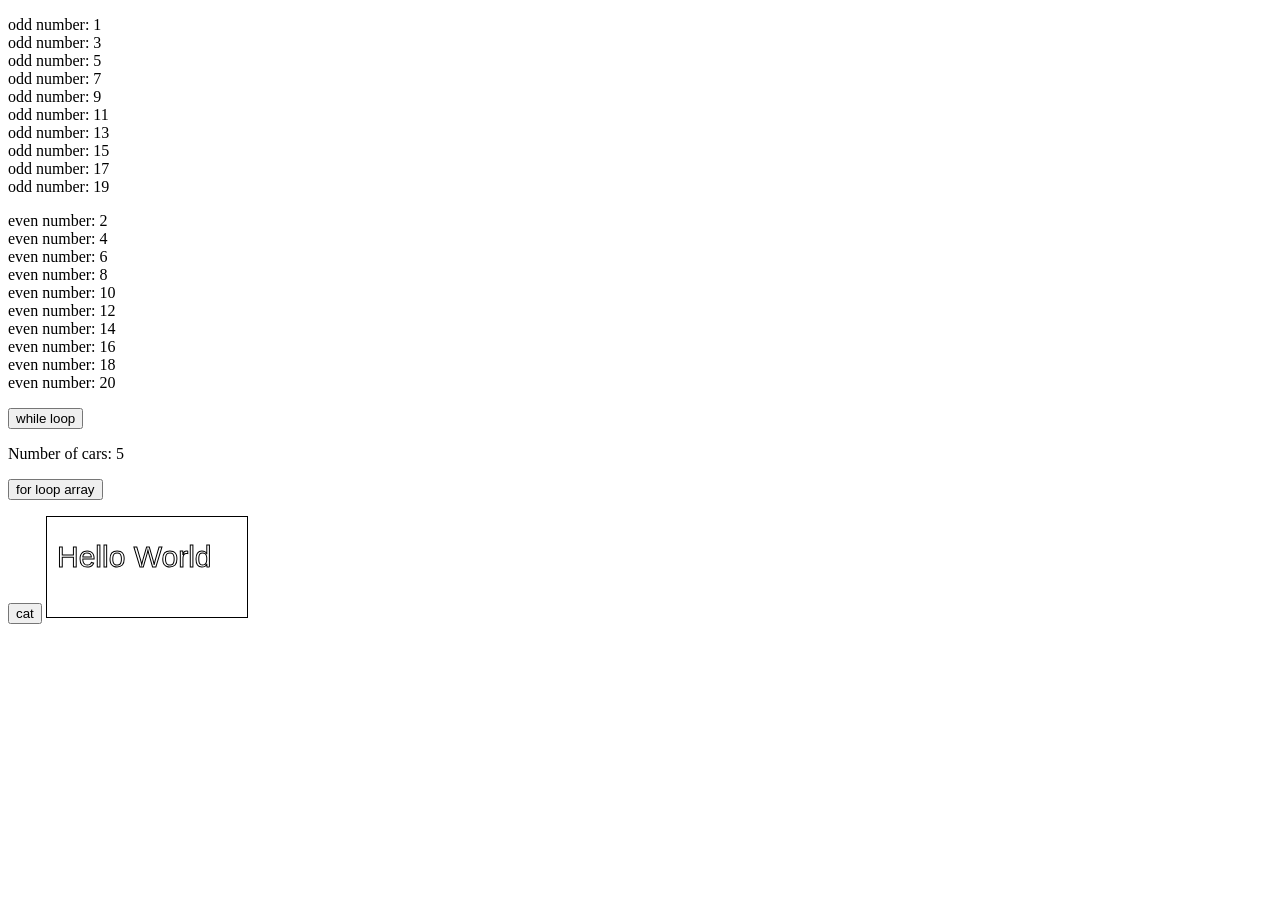
<file: Basic Java Script Projects/Project10_loops_array/index.html>
<!DOCTYPE html>
<html>

<head>
<title>This is the Title</title>
<meta charset="UTF-8">
<script src="js/main.js" defer></script>
</head>
<header>

<body >

    <p id="demo"></p>
    <p id="demo2"></p>

    <p id="loop"></p>
    <button onclick="call_loop()">while loop</button>

    <p id="demo3"></p>

    <button onclick="call_loop_array()">for loop array</button>
    <p id="demo4"></p>

    <p id="cat"></p>
    <button onclick="cat_pics()">cat</button>

    <canvas id="myCanvas" width="200" height="100" style="border:1px solid #000000;"></canvas>


</body>
</html>
</file>
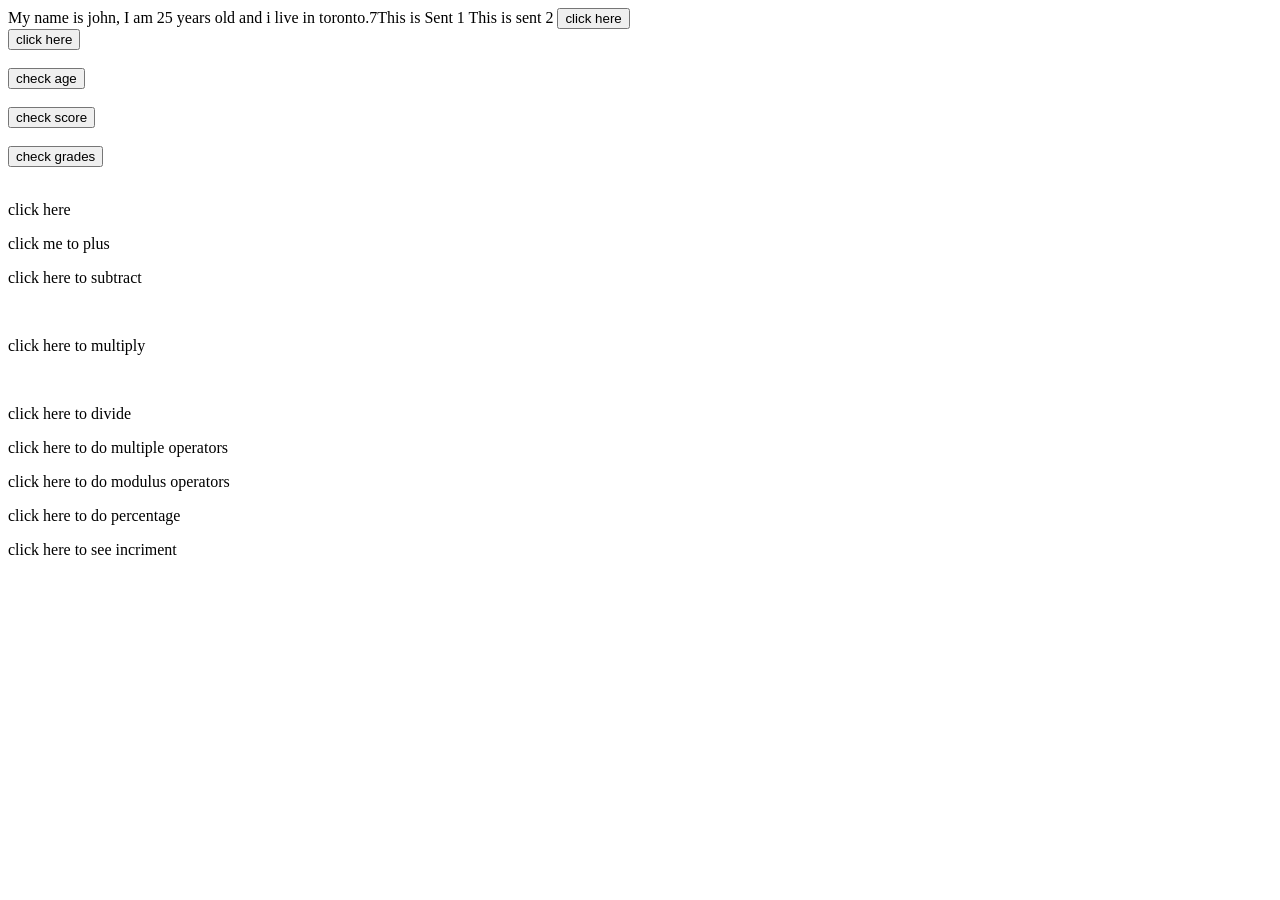
<file: Basic Java Script Projects/project1_expressions_alert/index.html>
<!DOCTYPE html>
<html>

<head>
    <title>This is the Title</title>
    <meta charset="UTF-8">
    <script src="js/main.js"></script>
</head>

<body>

    <button onclick="document.write('hello')">click here</button>
    <br>



    <button type="button" onclick="showAge()"> click here</button>
    <br><br>

    <button type="button" onclick="checkAge()"> check age</button>
    <br><br>

    <button type="button" onclick="checkScore()"> check score</button>
    <br><br>
    <button type="button" onclick="checkGrades()"> check grades</button>
     
    <br><br>


    <p id="find" onclick="operator()">click here </p>

    <p id="math" onclick="addition()">click me to plus </p>
   

    <p id="math2" onclick="subtraction()"> click here to subtract</p><br>


    <p id="math3" onclick="multiplication()"> click here to multiply</p><br>

    <p id="math4" onclick="division()"> click here to divide</p>

    <p id="math5" onclick="multiple()"> click here to do multiple operators</p>

    <p id="math6" onclick="modulus()"> click here to do modulus operators</p>

    <p id="math7" onclick="percentage()"> click here to do percentage</p>
    
    <p id="inc" onclick="incriment()"> click here to see incriment</p>

    




</body>

</html>
</file>
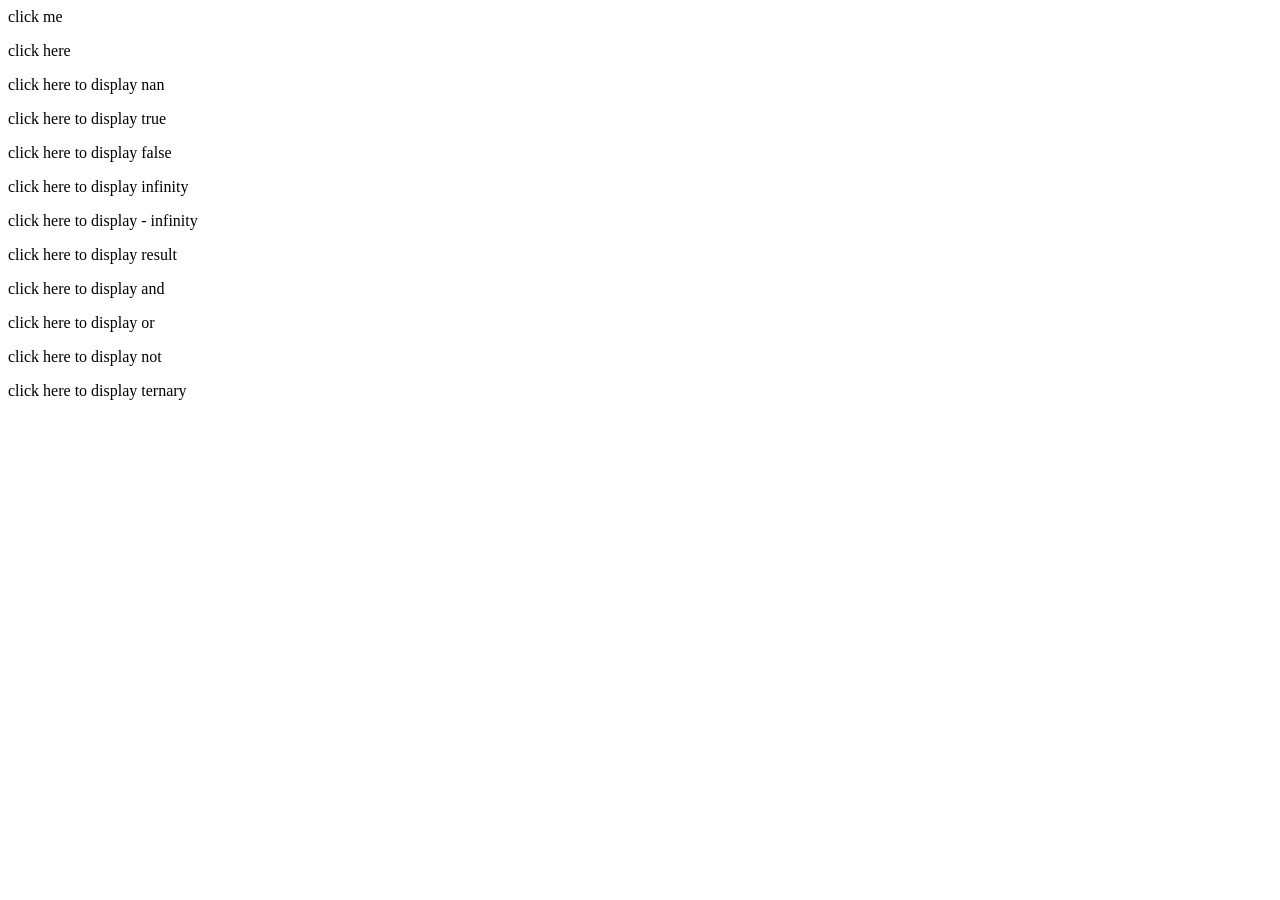
<file: Basic Java Script Projects/Project5_comparisons_type_coercio/index.html>
<html>

<head>
    <title>This is the Title</title>
    <meta charset="UTF-8">
    <script src="js/main.js"></script>
</head>
<header>

    <body>

        <p id="see" onclick="show()">click me</p>

        <p id="result" onclick="add()">click here</p>

        <p id="result2" onclick="nan()">click here to display nan</p>

        <p id="result3" onclick="displaytrue()">click here to display true</p>

        <p id="result4" onclick="displayfalse()">click here to display false</p>
        <p id="result5" onclick="displayInfinity()">click here to display infinity</p>
        <p id="result6" onclick="displayInfinity2()">click here to display - infinity</p>
        <p id="result7" onclick="displayequal()">click here to display result</p>
         
        <p id="result9" onclick="displayand()">click here to display and</p>


        <p id="result8" onclick="displayor()">click here to display or</p>

         <p id="result10" onclick="displaynot()">click here to display not</p>

          <p id="result11" onclick="displayternary()">click here to display ternary</p>


    </body>

</html>
</file>
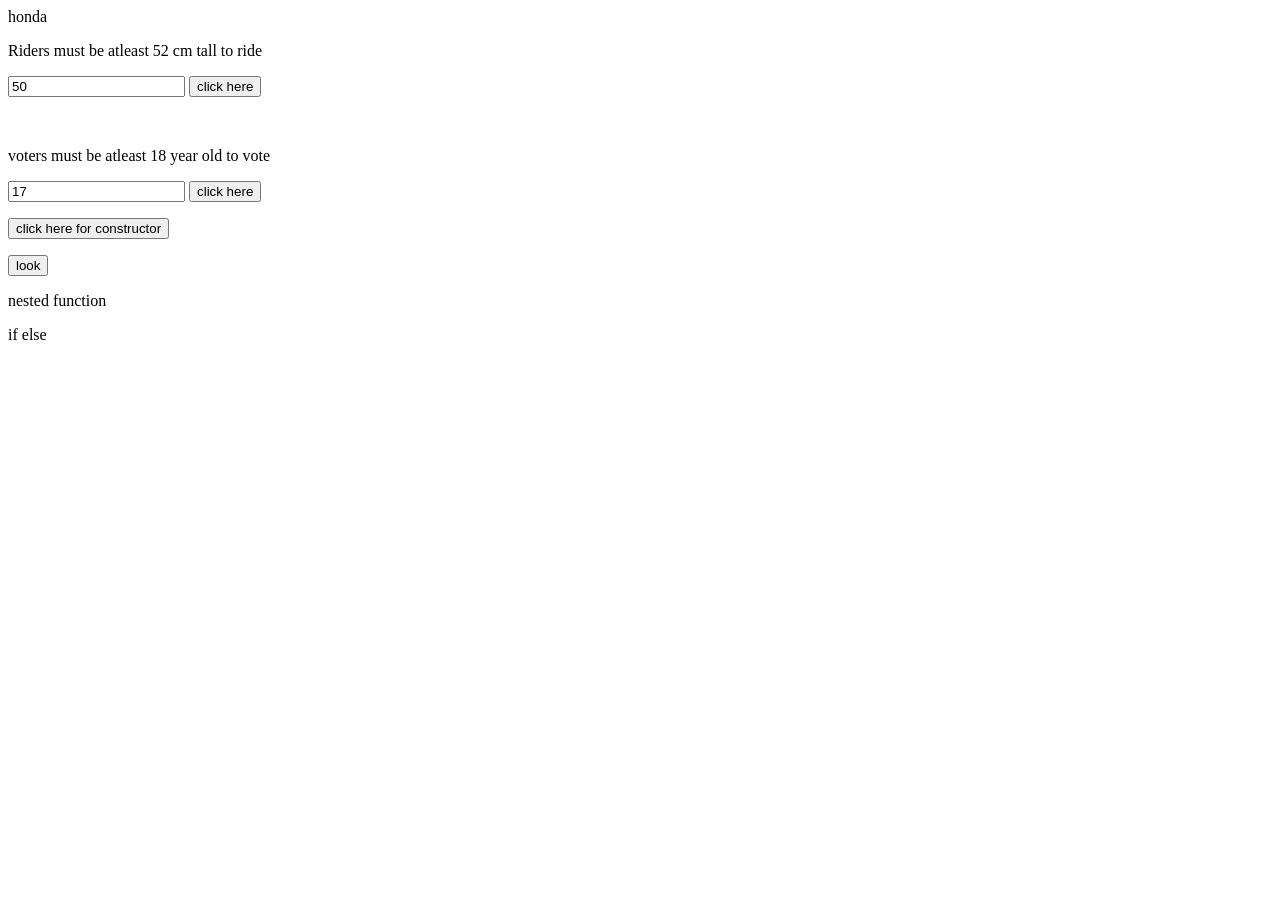
<file: Basic Java Script Projects/Project6_ternary__operators_constructors/index.html>
<html>

<head>
    <title>This is the Title</title>
    <meta charset="UTF-8">
    
    
</head>
<header>

    <body>
          <p id="demo2"></p>
          

        <p>Riders must be atleast 52 cm tall to ride</p>
        <input id="Height" value="50">
        <button onclick="Ride_Function()">click here</button>

        <p id="Ride"></p> <br>



          <p>voters must be atleast 18 year old to vote</p>
        <input id="age" value="17">
        <button onclick="voteorNot()">click here</button>

        <p id="voter"></p>

        <button onclick="myFunction()">click here for constructor</button>

        <p id="keywords_constructor"></p>
         

        <button onclick="checkkeyword()"> look</button>
         <p id="demo"></p>

        

            

         <p id="for" onclick="mynested()"> nested function</p>
       

         <p id="greeting" onclick="time_Function()"> if else </p>

         <script src="js/main.js"></script>




    </body>

</html>
</file>
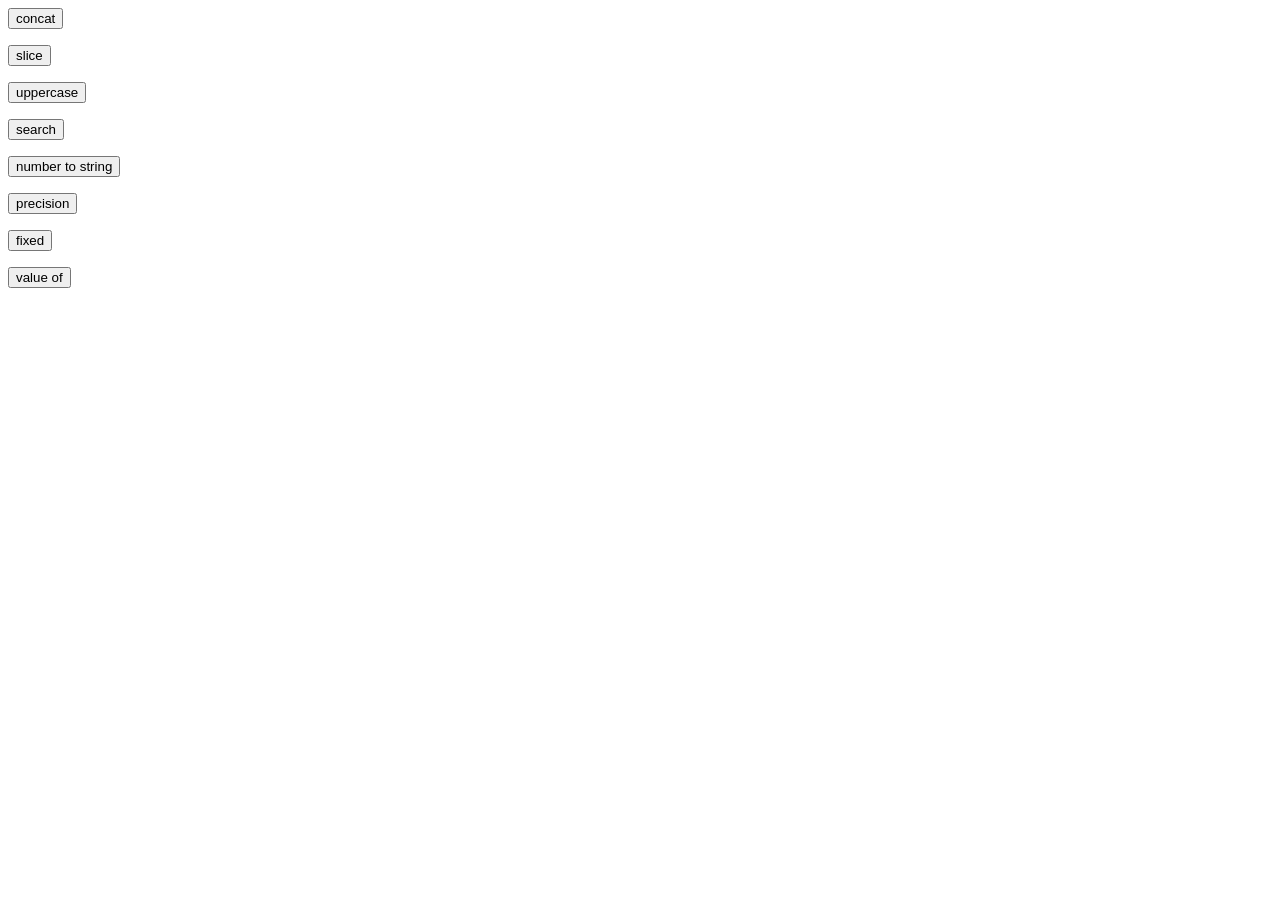
<file: Basic Java Script Projects/Project8_string_methods/index.html>
<html>

<head>
    <title>This is the Title</title>
    <meta charset="UTF-8">


</head>
<header>

    <body>




        <button onclick="fullsentence()">concat</button>
        <p id="sentence"></p>

        <button onclick="sliceString()">slice</button>
        <p id="slice_result"></p>

          <button onclick="toUpperCase()">uppercase</button>
        <p id="upper_result"></p>
        
          <button onclick="searchString()">search</button>
        <p id="search_result"></p>

         

         <button onclick="numberToString()">number to string</button>
        <p id="number_result"></p>

         <button onclick="precisionmethod()">precision</button>
        <p id="precision_result"></p>
        
         <button onclick="tofixedmethod()">fixed</button>

         <p id="tofixed_result"></p>

         <button onclick="valueofmethod()">value of</button>
         <p id="valueof_result"></p>



        <script src="js/main.js"></script>




    </body>

</html>
</file>
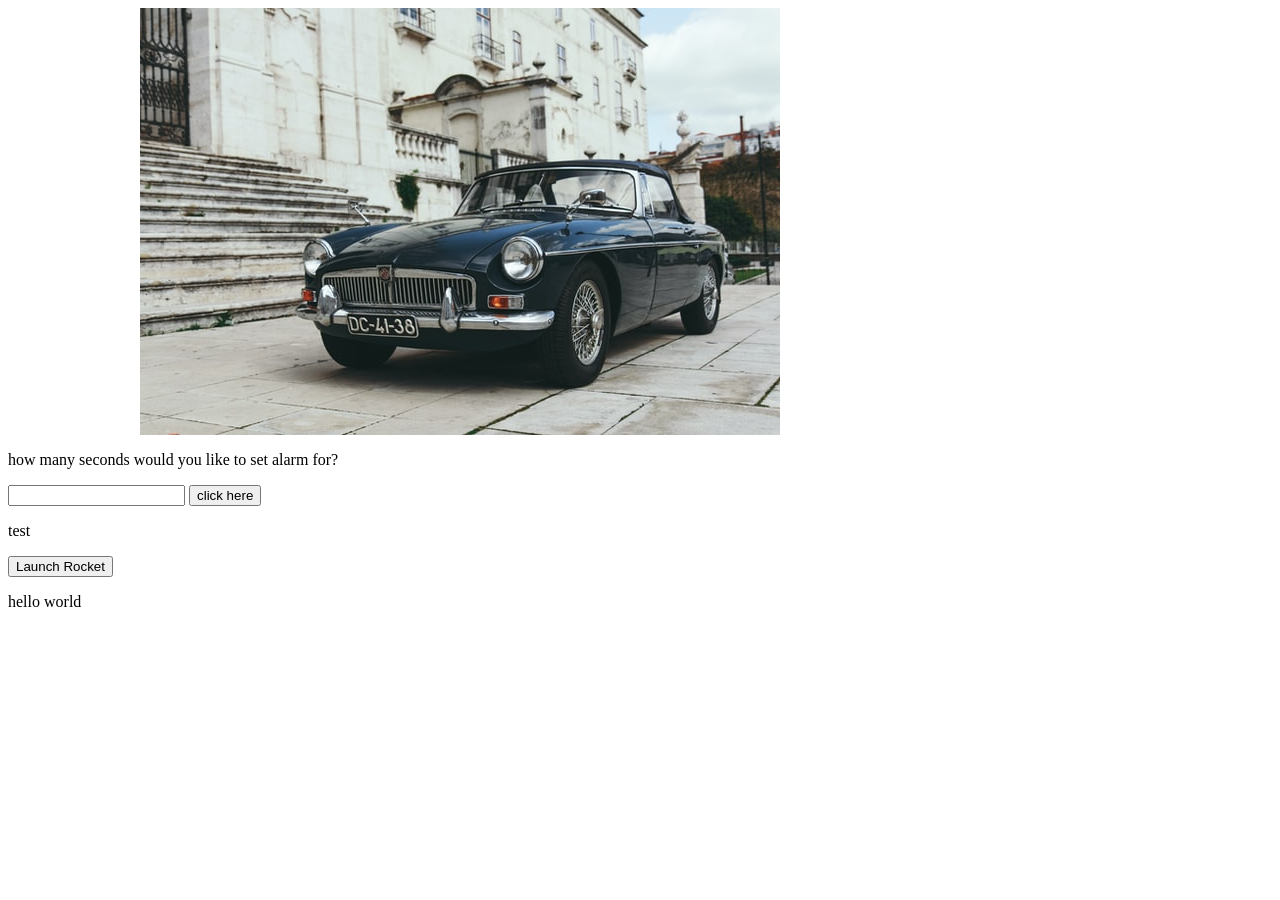
<file: Basic Java Script Projects/Project9_countdown_slideshow/index.html>
<html>

<head>
    <title>This is the Title</title>
    <meta charset="UTF-8">

    <link rel="stylesheet" href="css/main.css">


</head>
<header>

    <body>

        <div class="slideshow-container">
            <div class="mySlides">
                <img src="images/car1.jpg" >

            </div>
            <div class="mySlides">
                <img src="images/car2.jpg" >

            </div>

            <div class="mySlides">
                <img src="images/car3.jpg" >

            </div>
            
        </div>



        <p> how many seconds would you like to set alarm for?</p>
        <input id="seconds" value="">
        <button onclick="countdown()">click here</button>
        <p id="timer"></p>


        <p id="fortest" onclick="start()">test</p>


        <button onclick="launch()">Launch Rocket</button>
        <p id="screen"></p>
          
        <p id="p1">hello  world</p>





        <script src="js/main.js"></script>




    </body>

</html>
</file>
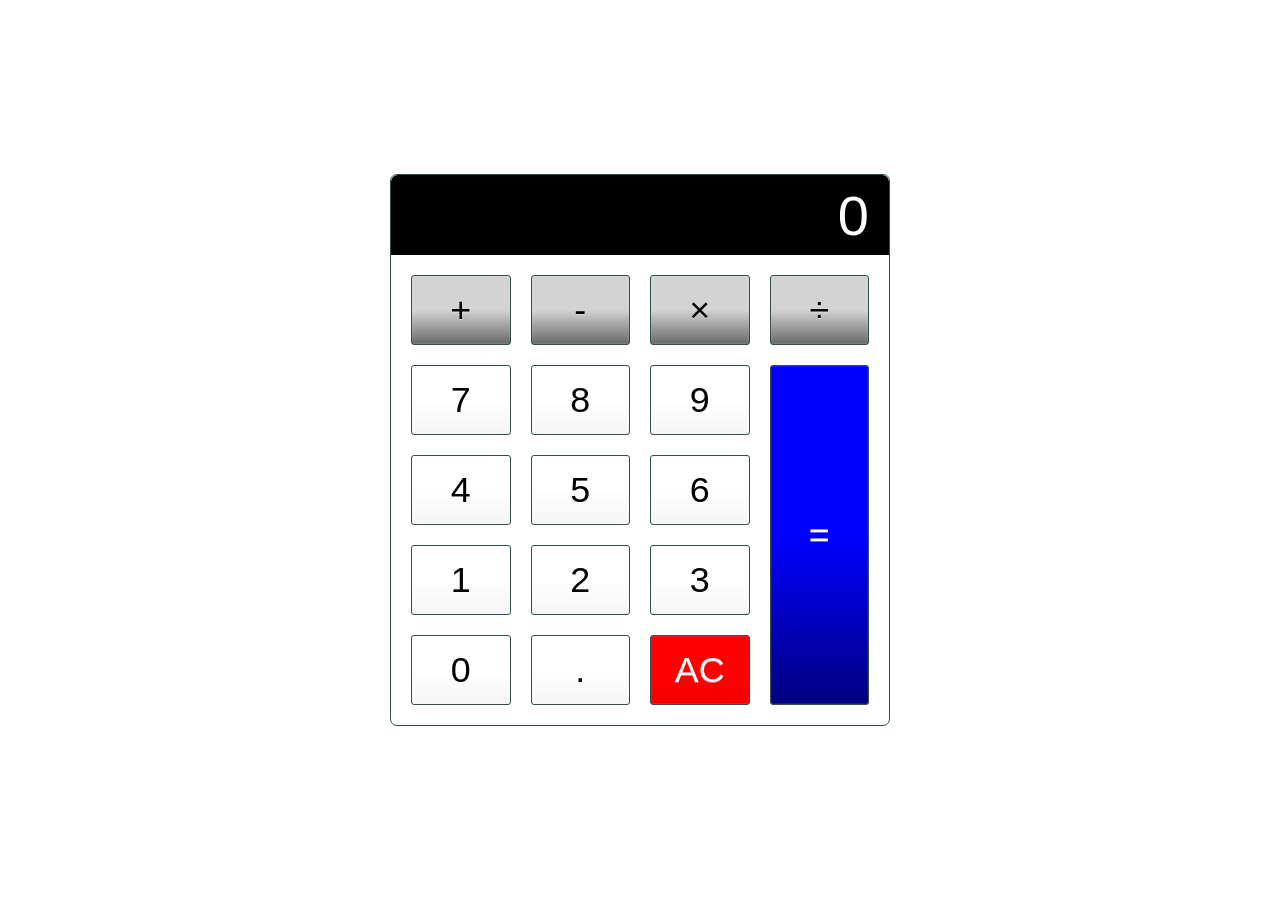
<file: Basic Java Script Projects/calculator/calculator.html>
<!DOCTYPE html>
<html lang="en">

<head>
    <meta charset="UTF-8">
    <title>Calculator</title>
    <meta name="description" content="A basic HTML, CSS and JavaScript Calculator">
    <meta name="author" content="Your Name Here.">

    <link rel="stylesheet" href="css/Calculator_css.css">
    <script src="Javascript/Calculator_Javascript.js" defer></script>
</head>

<body>

    <div class="calculator">

        <input
            type="text"
            class="calculator-screen"
            value="0"
            disabled
        >

        <div class="calculator-keys">

            <button type="button" class="operator" value="+">+</button>
            <button type="button" class="operator" value="-">-</button>
            <button type="button" class="operator" value="*">&times;</button>
            <button type="button" class="operator" value="/">&divide;</button>

            <button type="button" value="7">7</button>
            <button type="button" value="8">8</button>
            <button type="button" value="9">9</button>

            <button type="button" value="4">4</button>
            <button type="button" value="5">5</button>
            <button type="button" value="6">6</button>

            <button type="button" value="1">1</button>
            <button type="button" value="2">2</button>
            <button type="button" value="3">3</button>

            <button type="button" value="0">0</button>
            <button type="button" class="decimal function" value=".">.</button>
            <button type="button" class="all-clear function" value="all-clear">AC</button>

            <button type="button" class="equal-sign operator" value="=">=</button>

        </div>

    </div>

</body>

</html>
</file>
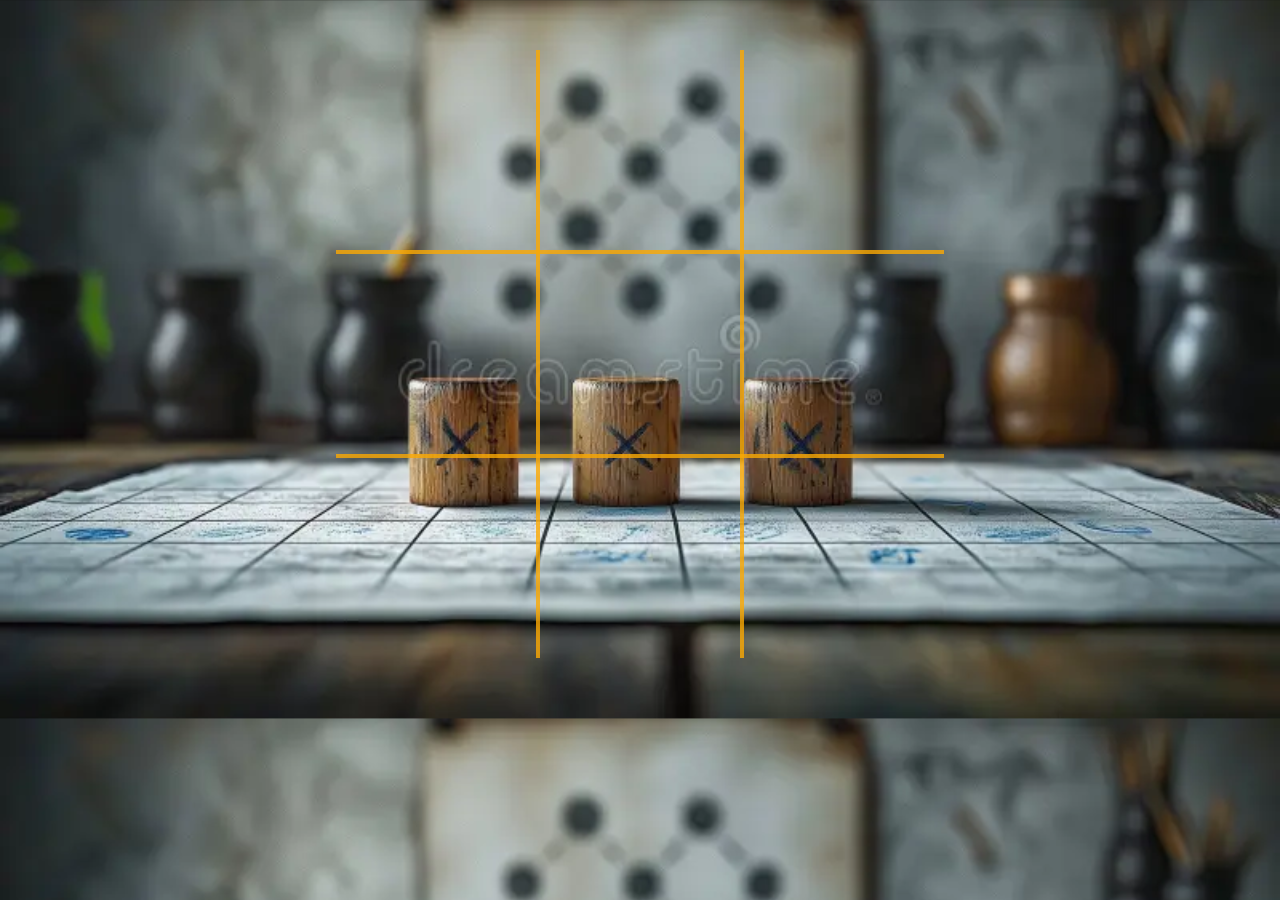
<file: Basic Java Script Projects/TicTacToe/TicTacToe.html>
<!DOCTYPE html>
<html >

<head>
    <meta charset="UTF-8">
    <meta name="viewport" content="width=device-width, initial-scale=1.0">
    <title>Play tic tac toe online</title>
    <link rel="stylesheet" type="text/css" href="css/game.css">
</head>

<body >
    <div class="center-container">

        <canvas id="win-lines" width="608" height="608" ></canvas>

        <table>

            <tr>
                <td id="0" onclick="placeXoro('0')"></td>
                <td id="1" onclick="placeXoro('1')"></td>
                <td id="2" onclick="placeXoro('2')"></td>
            </tr>
            <tr>
                <td id="3" onclick="placeXoro('3')"></td>
                <td id="4" onclick="placeXoro('4')"></td>
                <td id="5" onclick="placeXoro('5')"></td>
            </tr>
            <tr>
                <td id="6" onclick="placeXoro('6')"></td>
                <td id="7" onclick="placeXoro('7')"></td>
                <td id="8" onclick="placeXoro('8')"></td>
            </tr>


        </table>


    </div>

<script src="js/tictactoe.js"></script>
</body>

</html>
</file>
<file: Basic Java Script Projects/Project9_countdown_slideshow/css/main.css>
.slideshow-container {
    position: relative;
    width: 100%;
    max-width: 1000px;
    margin: auto;
    overflow: hidden;
}

.mySlides {
    display: none;
    width: 100%;
}
</file>
<file: Basic Java Script Projects/calculator/css/Calculator_css.css>
html {
    font-size: 70%;
    box-sizing: border-box;
}

*,
*::before,
*::after {
    margin: 0;
    padding: 0;
    box-sizing: inherit;
}

.calculator {
    border: 1.2px solid darkslategray;
    border-radius: 7px;
    position: absolute;
    top: 50%;
    left: 50%;
    transform: translate(-50%, -50%);
    width: 500px;
}

.calculator-screen {
    width: 100%;
    font-size: 5rem;
    height: 80px;
    border: none;
    background-color: black;
    color: white;
    text-align: right;
    padding-right: 20px;
    padding-left: 20px;
    border-radius: 7px 7px 0 0;
}

button {
    height: 70px;
    border-radius: 3px;
    border: 1px solid darkslategray;
    background-color: transparent;
    font-size: 3.2rem;
    color: black;
    background-image: linear-gradient(
        to bottom,
        transparent,
        transparent 50%,
        rgba(0, 0, 0, 0.04)
    );
    text-shadow: 0 1px rgba(255, 255, 255, 0.4);
    box-shadow:
        inset 0 0 0 1px rgba(255, 255, 255, 0.05),
        inset 0 1px 0 0 rgba(255, 255, 255, 0.05),
        inset 0 -1px 0 0 rgba(255, 255, 255, 0.05),
        0 1px 0 0 rgba(255, 255, 255, 0.05);
}

button:hover {
    background-color: #e1e1e1;
}

.operator {
    color: black;
    background-image: linear-gradient(
        to bottom,
        transparent,
        transparent 50%,
        rgba(0, 0, 0, 0.5)
    );
    background-color: lightgray;
}

.all-clear {
    background-color: red;
    border-color: darkslategray;
    color: #ffffff;
}

.equal-sign {
    background-color: blue;
    border-color: darkslategray;
    color: #fff;
    height: 100%;
    grid-area: 2 / 4 / 6 / 5;
}

.equal-sign:hover {
    background-color: darkblue;
}

.calculator-keys {
    display: grid;
    grid-template-columns: repeat(4, 1fr);
    grid-gap: 20px;
    padding: 20px;
}
</file>
<file: Basic Java Script Projects/TicTacToe/css/game.css>
.center-container {
    width: 608px;
    margin: 0 auto;
    margin-top: 50px;
    
}

body{
  background-image:url("../images/img.jpg") ;
  background-size: cover;


}

table{
    border-collapse: collapse;
    border-style: hidden;

}
 

td{
    border: 4px solid rgba(252, 169, 3, 0.8);
    width: 200px;
    padding: 0;
    cursor: pointer;
    height: 200px;
    filter:contrast(3)
    
}


canvas {
    position: absolute;
   pointer-events: none;
    z-index: 10;
}
</file>
